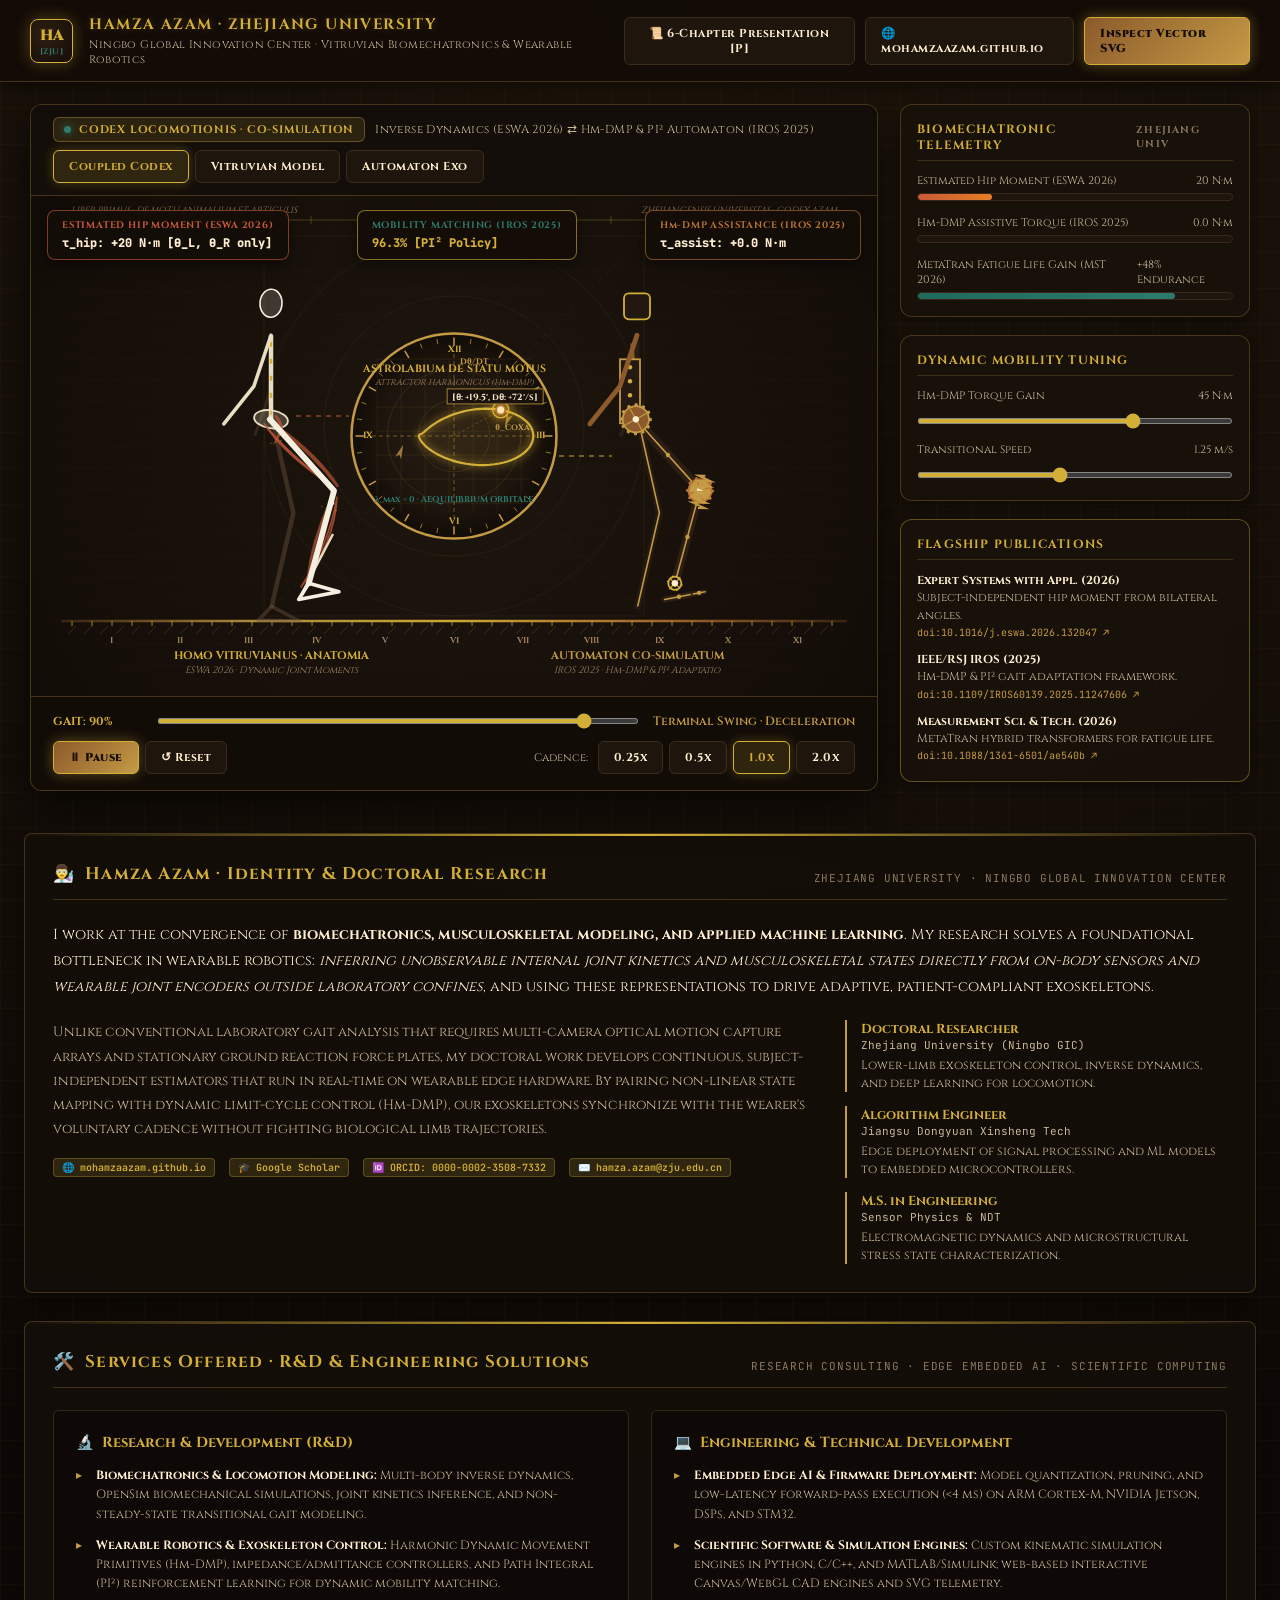
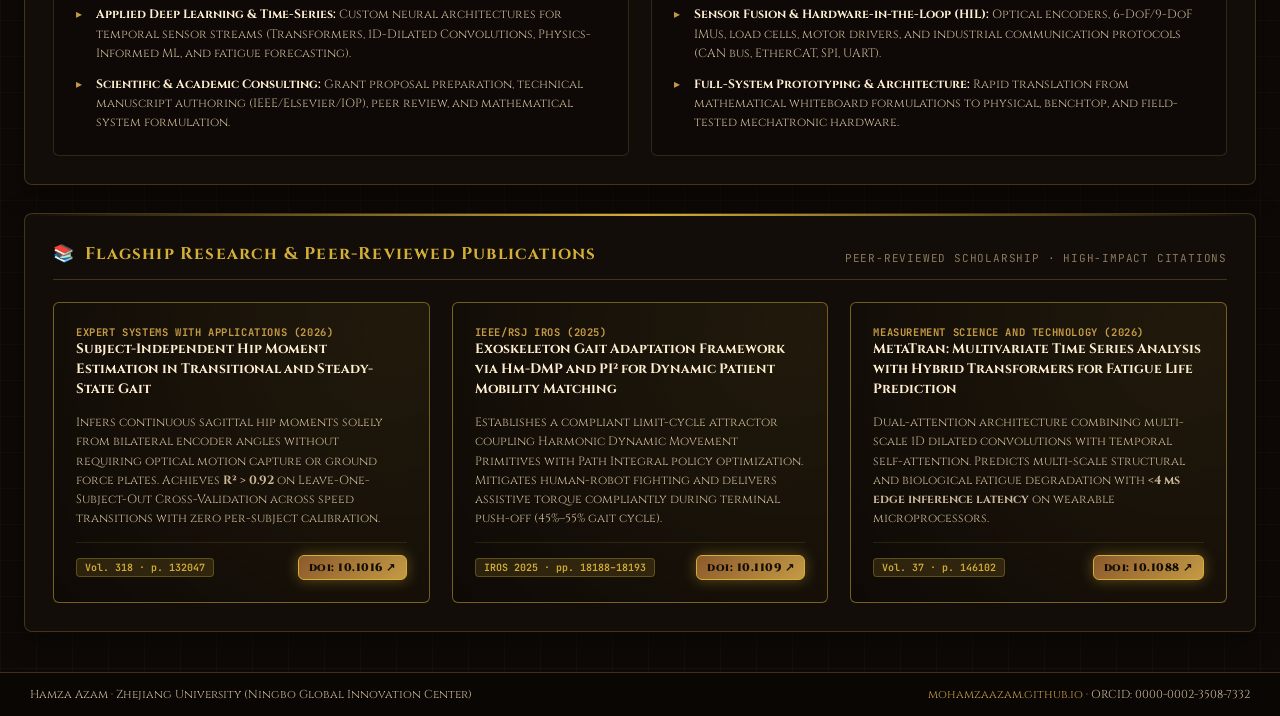
<file: index.html>
<!DOCTYPE html>
<html lang="en">
<head>
  <meta charset="UTF-8">
  <meta name="viewport" content="width=device-width, initial-scale=1.0">
  <title>Hamza Azam · Vitruvian Biomechatronics &amp; Renaissance Exoskeleton Automaton | Zhejiang University</title>
  <meta name="description" content="Codex Locomotionis: Vitruvian Musculoskeletal Modeling, Subject-Independent Hip Moment Estimation (ESWA 2026), and Hm-DMP Exoskeleton Automaton Control (IROS 2025).">
  <link rel="stylesheet" href="src/css/kinematic-art.css">
</head>
<body>

  <!-- Top Renaissance Headerplate -->
  <header>
    <div class="brand">
      <div class="brand-cad-badge">
        HA
        <span>[ZJU]</span>
      </div>
      <div class="brand-text">
        <h1>HAMZA AZAM · ZHEJIANG UNIVERSITY</h1>
        <p>Ningbo Global Innovation Center · Vitruvian Biomechatronics &amp; Wearable Robotics</p>
      </div>
    </div>
    <div class="header-actions">
      <button class="btn" id="btn-slide-deck" title="Open Presentation Deck [P]">
        <span>📜 6-Chapter Presentation [P]</span>
      </button>
      <a href="https://mohamzaazam.github.io" target="_blank" class="btn">
        <span>🌐 mohamzaazam.github.io</span>
      </a>
      <a href="./assets/algorithmic-locomotion.svg" target="_blank" class="btn primary">
        <span>Inspect Vector SVG</span>
      </a>
    </div>
  </header>

  <!-- Main Viewport Grid -->
  <main>
    <!-- Visualizer Card (Illuminated Manuscript) -->
    <div class="visualizer-card">
      <div class="vis-header">
        <div style="display: flex; align-items: center; gap: 10px;">
          <span class="status-badge"><span class="status-dot"></span> CODEX LOCOMOTIONIS · CO-SIMULATION</span>
          <span style="font-size: 11.5px; color: var(--parchment-muted); font-family: var(--font-serif); letter-spacing: 0.4px;">
            Inverse Dynamics (ESWA 2026) ⇄ Hm-DMP &amp; PI² Automaton (IROS 2025)
          </span>
        </div>
        <div class="btn-group">
          <button class="btn active" id="mode-both">Coupled Codex</button>
          <button class="btn" id="mode-bio">Vitruvian Model</button>
          <button class="btn" id="mode-exo">Automaton Exo</button>
        </div>
      </div>

      <!-- Canvas Viewport -->
      <div class="canvas-container">
        <canvas id="simCanvas" width="920" height="500"></canvas>
        <div class="canvas-hud">
          <div class="hud-box bio">
            <div class="hud-label" style="color: #c85a3a;">ESTIMATED HIP MOMENT (ESWA 2026)</div>
            <div class="hud-val" id="hud-bio-val" style="color: #ffeed0;">τ_hip: +78 N·m [θ_L, θ_R only]</div>
          </div>
          <div class="hud-box meta">
            <div class="hud-label" style="color: #2d7a6e;">MOBILITY MATCHING (IROS 2025)</div>
            <div class="hud-val" id="hud-meta-val" style="color: #d4af37;">98.4% [PI² Policy]</div>
          </div>
          <div class="hud-box exo">
            <div class="hud-label" style="color: #b87333;">Hm-DMP ASSISTANCE (IROS 2025)</div>
            <div class="hud-val" id="hud-exo-val" style="color: #ffeed0;">τ_assist: +42 N·m</div>
          </div>
        </div>
      </div>

      <!-- Interactive Controls Panel -->
      <div class="controls-panel">
        <div class="scrubber-row">
          <span style="font-family: var(--font-serif); font-weight: 700; font-size: 11.5px; width: 90px; color: var(--gold-primary);" id="gait-phase-label">GAIT: 0%</span>
          <input type="range" id="gait-slider" class="scrubber-slider" min="0" max="100" value="0" step="0.5">
          <span style="font-family: var(--font-serif); font-size: 12px; color: var(--gold-accent); font-weight: 600;" id="gait-event-label">Heel Strike · Initial Contact</span>
        </div>

        <div class="control-buttons-row">
          <div class="btn-group">
            <button class="btn primary" id="btn-play-pause">⏸ Pause</button>
            <button class="btn" id="btn-reset">↺ Reset</button>
          </div>

          <div class="btn-group">
            <span style="font-size: 11px; color: var(--parchment-muted); font-family: var(--font-serif); margin-right: 4px;">Cadence:</span>
            <button class="btn" id="spd-025">0.25x</button>
            <button class="btn" id="spd-05">0.5x</button>
            <button class="btn active" id="spd-1">1.0x</button>
            <button class="btn" id="spd-2">2.0x</button>
          </div>
        </div>
      </div>
    </div>

    <!-- Sidebar Telemetry & Publications -->
    <div class="sidebar">
      <div class="card">
        <div class="card-title">
          <span>Biomechatronic Telemetry</span>
          <span style="font-size: 10px; color: var(--parchment-dim);">Zhejiang Univ</span>
        </div>

        <div class="telemetry-item">
          <div class="telemetry-label">
            <span>Estimated Hip Moment (ESWA 2026)</span>
            <span id="tel-bio-force">78 N·m</span>
          </div>
          <div class="bar-bg"><div class="bar-fill bar-bio" id="bar-bio" style="width: 78%;"></div></div>
        </div>

        <div class="telemetry-item">
          <div class="telemetry-label">
            <span>Hm-DMP Assistive Torque (IROS 2025)</span>
            <span id="tel-exo-torque">42.0 N·m</span>
          </div>
          <div class="bar-bg"><div class="bar-fill bar-exo" id="bar-exo" style="width: 70%;"></div></div>
        </div>

        <div class="telemetry-item">
          <div class="telemetry-label">
            <span>MetaTran Fatigue Life Gain (MST 2026)</span>
            <span id="tel-meta-rate">+48% Endurance</span>
          </div>
          <div class="bar-bg"><div class="bar-fill bar-meta" id="bar-meta" style="width: 82%;"></div></div>
        </div>
      </div>

      <div class="card">
        <div class="card-title">Dynamic Mobility Tuning</div>
        <div class="slider-group">
          <div class="slider-item">
            <label>
              <span>Hm-DMP Torque Gain</span>
              <span id="val-torque-gain">45 N·m</span>
            </label>
            <input type="range" id="input-torque-gain" class="scrubber-slider" min="0" max="65" value="45" style="width: 100%;">
          </div>

          <div class="slider-item">
            <label>
              <span>Transitional Speed</span>
              <span id="val-walk-speed">1.25 m/s</span>
            </label>
            <input type="range" id="input-walk-speed" class="scrubber-slider" min="0.8" max="1.8" value="1.25" step="0.05" style="width: 100%;">
          </div>
        </div>
      </div>

      <div class="card" style="border-color: rgba(212, 175, 55, 0.4);">
        <div class="card-title" style="color: var(--gold-primary);">Flagship Publications</div>
        <div style="font-size: 11.5px; line-height: 1.5; color: var(--parchment-muted); display: flex; flex-direction: column; gap: 10px;">
          <div>
            <strong style="color: var(--parchment-light);">Expert Systems with Appl. (2026)</strong><br>
            <span>Subject-independent hip moment from bilateral angles.</span><br>
            <a href="https://doi.org/10.1016/j.eswa.2026.132047" target="_blank" style="color: var(--gold-accent); text-decoration: none; font-family: var(--font-mono); font-size: 10px;">doi:10.1016/j.eswa.2026.132047 ↗</a>
          </div>
          <div>
            <strong style="color: var(--parchment-light);">IEEE/RSJ IROS (2025)</strong><br>
            <span>Hm-DMP &amp; PI² gait adaptation framework.</span><br>
            <a href="https://doi.org/10.1109/IROS60139.2025.11247606" target="_blank" style="color: var(--gold-accent); text-decoration: none; font-family: var(--font-mono); font-size: 10px;">doi:10.1109/IROS60139.2025.11247606 ↗</a>
          </div>
          <div>
            <strong style="color: var(--parchment-light);">Measurement Sci. &amp; Tech. (2026)</strong><br>
            <span>MetaTran hybrid transformers for fatigue life.</span><br>
            <a href="https://doi.org/10.1088/1361-6501/ae540b" target="_blank" style="color: var(--gold-accent); text-decoration: none; font-family: var(--font-mono); font-size: 10px;">doi:10.1088/1361-6501/ae540b ↗</a>
          </div>
        </div>
      </div>
    </div>
  </main>

  <!-- ================= Comprehensive Portfolio & Services Dossier ================= -->
  <div class="portfolio-container">
    
    <!-- 1. Biography & Identity -->
    <section class="portfolio-card" id="about">
      <div class="section-header">
        <h2><span>👨‍🔬</span> Hamza Azam · Identity &amp; Doctoral Research</h2>
        <span class="section-tag">ZHEJIANG UNIVERSITY · NINGBO GLOBAL INNOVATION CENTER</span>
      </div>
      <div class="bio-lead">
        I work at the convergence of <strong>biomechatronics, musculoskeletal modeling, and applied machine learning</strong>. My research solves a foundational bottleneck in wearable robotics: <em>inferring unobservable internal joint kinetics and musculoskeletal states directly from on-body sensors and wearable joint encoders outside laboratory confines</em>, and using these representations to drive adaptive, patient-compliant exoskeletons.
      </div>
      <div class="bio-grid">
        <div>
          <p style="font-size: 13.5px; line-height: 1.8; color: var(--parchment-muted); margin-bottom: 16px;">
            Unlike conventional laboratory gait analysis that requires multi-camera optical motion capture arrays and stationary ground reaction force plates, my doctoral work develops continuous, subject-independent estimators that run in real-time on wearable edge hardware. By pairing non-linear state mapping with dynamic limit-cycle control (Hm-DMP), our exoskeletons synchronize with the wearer's voluntary cadence without fighting biological limb trajectories.
          </p>
          <div class="contact-bar">
            <a href="https://mohamzaazam.github.io" target="_blank" class="badge-tag" style="text-decoration: none;">🌐 mohamzaazam.github.io</a>
            <a href="https://scholar.google.com/citations?user=laEDQTkAAAAJ&hl=en" target="_blank" class="badge-tag" style="text-decoration: none;">🎓 Google Scholar</a>
            <a href="https://orcid.org/0000-0002-3508-7332" target="_blank" class="badge-tag" style="text-decoration: none;">🆔 ORCID: 0000-0002-3508-7332</a>
            <a href="mailto:hamza.azam@zju.edu.cn" class="badge-tag" style="text-decoration: none;">✉️ hamza.azam@zju.edu.cn</a>
          </div>
        </div>
        <div>
          <ul class="trajectory-list">
            <li class="trajectory-item">
              <div class="trajectory-role">Doctoral Researcher</div>
              <div class="trajectory-org">Zhejiang University (Ningbo GIC)</div>
              <div class="trajectory-desc">Lower-limb exoskeleton control, inverse dynamics, and deep learning for locomotion.</div>
            </li>
            <li class="trajectory-item">
              <div class="trajectory-role">Algorithm Engineer</div>
              <div class="trajectory-org">Jiangsu Dongyuan Xinsheng Tech</div>
              <div class="trajectory-desc">Edge deployment of signal processing and ML models to embedded microcontrollers.</div>
            </li>
            <li class="trajectory-item">
              <div class="trajectory-role">M.S. in Engineering</div>
              <div class="trajectory-org">Sensor Physics &amp; NDT</div>
              <div class="trajectory-desc">Electromagnetic dynamics and microstructural stress state characterization.</div>
            </li>
          </ul>
        </div>
      </div>
    </section>

    <!-- 2. Services Offered: Research & Development + Other Development -->
    <section class="portfolio-card" id="services">
      <div class="section-header">
        <h2><span>🛠️</span> Services Offered · R&amp;D &amp; Engineering Solutions</h2>
        <span class="section-tag">RESEARCH CONSULTING · EDGE EMBEDDED AI · SCIENTIFIC COMPUTING</span>
      </div>
      <div class="services-grid">
        <!-- R&D Column -->
        <div class="service-box">
          <h3><span>🔬</span> Research &amp; Development (R&amp;D)</h3>
          <ul class="service-list">
            <li>
              <strong>Biomechatronics &amp; Locomotion Modeling:</strong> Multi-body inverse dynamics, OpenSim biomechanical simulations, joint kinetics inference, and non-steady-state transitional gait modeling.
            </li>
            <li>
              <strong>Wearable Robotics &amp; Exoskeleton Control:</strong> Harmonic Dynamic Movement Primitives (Hm-DMP), impedance/admittance controllers, and Path Integral (PI²) reinforcement learning for dynamic mobility matching.
            </li>
            <li>
              <strong>Applied Deep Learning &amp; Time-Series:</strong> Custom neural architectures for temporal sensor streams (Transformers, 1D-Dilated Convolutions, Physics-Informed ML, and fatigue forecasting).
            </li>
            <li>
              <strong>Scientific &amp; Academic Consulting:</strong> Grant proposal preparation, technical manuscript authoring (IEEE/Elsevier/IOP), peer review, and mathematical system formulation.
            </li>
          </ul>
        </div>

        <!-- Other Development Column -->
        <div class="service-box">
          <h3><span>💻</span> Engineering &amp; Technical Development</h3>
          <ul class="service-list">
            <li>
              <strong>Embedded Edge AI &amp; Firmware Deployment:</strong> Model quantization, pruning, and low-latency forward-pass execution (&lt;4 ms) on ARM Cortex-M, NVIDIA Jetson, DSPs, and STM32.
            </li>
            <li>
              <strong>Scientific Software &amp; Simulation Engines:</strong> Custom kinematic simulation engines in Python, C/C++, and MATLAB/Simulink; web-based interactive Canvas/WebGL CAD engines and SVG telemetry.
            </li>
            <li>
              <strong>Sensor Fusion &amp; Hardware-in-the-Loop (HIL):</strong> Optical encoders, 6-DoF/9-DoF IMUs, load cells, motor drivers, and industrial communication protocols (CAN bus, EtherCAT, SPI, UART).
            </li>
            <li>
              <strong>Full-System Prototyping &amp; Architecture:</strong> Rapid translation from mathematical whiteboard formulations to physical, benchtop, and field-tested mechatronic hardware.
            </li>
          </ul>
        </div>
      </div>
    </section>

    <!-- 3. Research Highlights & Flagship Publications -->
    <section class="portfolio-card" id="publications">
      <div class="section-header">
        <h2><span>📚</span> Flagship Research &amp; Peer-Reviewed Publications</h2>
        <span class="section-tag">PEER-REVIEWED SCHOLARSHIP · HIGH-IMPACT CITATIONS</span>
      </div>
      <div class="publications-grid">
        <!-- Paper 1: ESWA 2026 -->
        <div class="pub-card highlight">
          <div>
            <div class="pub-venue">Expert Systems with Applications (2026)</div>
            <div class="pub-title">Subject-Independent Hip Moment Estimation in Transitional and Steady-State Gait</div>
          </div>
          <div class="pub-desc">
            Infers continuous sagittal hip moments solely from bilateral encoder angles without requiring optical motion capture or ground force plates. Achieves <strong>R² &gt; 0.92</strong> on Leave-One-Subject-Out Cross-Validation across speed transitions with zero per-subject calibration.
          </div>
          <div class="pub-footer">
            <span class="badge-tag">Vol. 318 · p. 132047</span>
            <a href="https://doi.org/10.1016/j.eswa.2026.132047" target="_blank" class="btn primary" style="padding: 4px 10px; font-size: 11px; text-decoration: none;">
              doi: 10.1016 ↗
            </a>
          </div>
        </div>

        <!-- Paper 2: IROS 2025 -->
        <div class="pub-card highlight">
          <div>
            <div class="pub-venue">IEEE/RSJ IROS (2025)</div>
            <div class="pub-title">Exoskeleton Gait Adaptation Framework via Hm-DMP and PI² for Dynamic Patient Mobility Matching</div>
          </div>
          <div class="pub-desc">
            Establishes a compliant limit-cycle attractor coupling Harmonic Dynamic Movement Primitives with Path Integral policy optimization. Mitigates human-robot fighting and delivers assistive torque compliantly during terminal push-off (45%–55% gait cycle).
          </div>
          <div class="pub-footer">
            <span class="badge-tag">IROS 2025 · pp. 18188–18193</span>
            <a href="https://doi.org/10.1109/IROS60139.2025.11247606" target="_blank" class="btn primary" style="padding: 4px 10px; font-size: 11px; text-decoration: none;">
              doi: 10.1109 ↗
            </a>
          </div>
        </div>

        <!-- Paper 3: MST 2026 -->
        <div class="pub-card highlight">
          <div>
            <div class="pub-venue">Measurement Science and Technology (2026)</div>
            <div class="pub-title">MetaTran: Multivariate Time Series Analysis with Hybrid Transformers for Fatigue Life Prediction</div>
          </div>
          <div class="pub-desc">
            Dual-attention architecture combining multi-scale 1D dilated convolutions with temporal self-attention. Predicts multi-scale structural and biological fatigue degradation with <strong>&lt;4 ms edge inference latency</strong> on wearable microprocessors.
          </div>
          <div class="pub-footer">
            <span class="badge-tag">Vol. 37 · p. 146102</span>
            <a href="https://doi.org/10.1088/1361-6501/ae540b" target="_blank" class="btn primary" style="padding: 4px 10px; font-size: 11px; text-decoration: none;">
              doi: 10.1088 ↗
            </a>
          </div>
        </div>
      </div>
    </section>

  </div>

  <!-- 6-Chapter Presentation Slide Deck Modal -->
  <div class="slide-modal" id="slide-modal">
    <div class="slide-content">
      <div class="slide-num" id="slide-number">CHAPTER 01 / 06</div>
      <div class="slide-body" id="slide-body"></div>
      <div class="slide-footer">
        <button class="btn" id="btn-prev-slide">◀ Previous</button>
        <div style="font-family: var(--font-serif); font-size: 11.5px; color: var(--parchment-dim);">
          Navigate with [Arrow Keys] · Exit with [Esc]
        </div>
        <div style="display: flex; gap: 8px;">
          <button class="btn primary" id="btn-next-slide">Next ▶</button>
          <button class="btn" id="btn-close-slide">✕ Close</button>
        </div>
      </div>
    </div>
  </div>

  <!-- Footer -->
  <footer>
    <div>Hamza Azam · Zhejiang University (Ningbo Global Innovation Center)</div>
    <div>
      <a href="https://mohamzaazam.github.io" target="_blank" style="color: var(--gold-accent); text-decoration: none;">mohamzaazam.github.io</a> · 
      ORCID: <a href="https://orcid.org/0000-0002-3508-7332" target="_blank" style="color: var(--parchment-muted); text-decoration: none;">0000-0002-3508-7332</a>
    </div>
  </footer>

  <!-- Modular Scripts -->
  <script src="src/js/kinematics.js"></script>
  <script src="src/js/state-space.js"></script>
  <script src="src/js/renderer.js"></script>
  <script src="src/js/main.js"></script>
</body>
</html>
</file>
<file: src/css/kinematic-art.css>
@import url('https://fonts.googleapis.com/css2?family=Cinzel:wght@500;700;900&family=JetBrains+Mono:wght@400;600;700&display=swap');

:root {
  --bg-primary: #0e0906;
  --bg-secondary: #150f0a;
  --panel-bg: rgba(24, 17, 11, 0.94);
  --border-color: rgba(196, 154, 69, 0.28);
  --border-bright: rgba(212, 175, 55, 0.6);
  
  --gold-primary: #d4af37;
  --gold-accent: #c49a45;
  --copper-accent: #b87333;
  --terracotta-sanguine: #c85a3a;
  --iron-gall: #2a1f16;
  --patina-green: #2d7a6e;
  
  --parchment-light: #ffeed0;
  --parchment-muted: #cbb898;
  --parchment-dim: #8c785e;
  
  --font-serif: 'Cinzel', 'Palatino Linotype', 'Book Antiqua', Georgia, serif;
  --font-mono: 'JetBrains Mono', 'Fira Code', 'SF Mono', Consolas, monospace;
}

* {
  box-sizing: border-box;
  margin: 0;
  padding: 0;
}

body {
  font-family: var(--font-serif);
  background-color: var(--bg-primary);
  background-image: 
    radial-gradient(circle at 50% 0%, rgba(196, 154, 69, 0.1) 0%, transparent 65%),
    linear-gradient(rgba(196, 154, 69, 0.03) 1px, transparent 1px),
    linear-gradient(90deg, rgba(196, 154, 69, 0.03) 1px, transparent 1px);
  background-size: 100% 100%, 36px 36px, 36px 36px;
  color: var(--parchment-light);
  overflow-x: hidden;
  min-height: 100vh;
  display: flex;
  flex-direction: column;
}

/* Header Bar (Renaissance Manuscript Titleplate) */
header {
  background: rgba(18, 12, 7, 0.96);
  backdrop-filter: blur(16px);
  border-bottom: 1px solid var(--border-color);
  padding: 14px 30px;
  display: flex;
  justify-content: space-between;
  align-items: center;
  position: sticky;
  top: 0;
  z-index: 100;
  box-shadow: 0 4px 20px rgba(0, 0, 0, 0.6);
}

.brand {
  display: flex;
  align-items: center;
  gap: 16px;
}

.brand-cad-badge {
  width: 44px;
  height: 44px;
  border-radius: 8px;
  background: radial-gradient(circle at 35% 35%, #2d1e12, #150d08);
  border: 1.5px solid var(--gold-primary);
  display: flex;
  flex-direction: column;
  align-items: center;
  justify-content: center;
  font-family: var(--font-serif);
  font-weight: 900;
  font-size: 15px;
  color: var(--gold-primary);
  box-shadow: 0 0 16px rgba(212, 175, 55, 0.35);
}
.brand-cad-badge span {
  font-size: 8px;
  color: var(--patina-green);
  letter-spacing: 0.6px;
  font-weight: 700;
}

.brand-text h1 {
  font-size: 15px;
  letter-spacing: 1.4px;
  font-weight: 700;
  color: var(--gold-primary);
  text-shadow: 0 0 10px rgba(212, 175, 55, 0.3);
}

.brand-text p {
  font-size: 11px;
  color: var(--parchment-muted);
  letter-spacing: 0.4px;
  font-family: var(--font-serif);
  margin-top: 2px;
}

.header-actions {
  display: flex;
  gap: 10px;
}

/* Antique Leather & Brass Buttons */
.btn {
  background: #1e150d;
  color: var(--parchment-light);
  border: 1px solid #3d2c1c;
  padding: 8px 15px;
  border-radius: 6px;
  font-size: 11.5px;
  font-weight: 700;
  font-family: var(--font-serif);
  letter-spacing: 0.5px;
  cursor: pointer;
  display: flex;
  align-items: center;
  gap: 6px;
  transition: all 0.2s ease;
  text-decoration: none;
}
.btn:hover {
  background: #2b1e13;
  border-color: var(--border-bright);
  box-shadow: 0 0 10px rgba(196, 154, 69, 0.25);
}
.btn.primary {
  background: linear-gradient(135deg, #8c5a2b, #c49a45);
  border: 1px solid var(--gold-primary);
  color: #140d07;
  font-weight: 900;
  box-shadow: 0 0 14px rgba(212, 175, 55, 0.4);
}
.btn.primary:hover {
  box-shadow: 0 0 22px rgba(212, 175, 55, 0.7);
}
.btn.active {
  border-color: var(--gold-primary);
  color: var(--gold-primary);
  background: rgba(212, 175, 55, 0.15);
  box-shadow: 0 0 12px rgba(212, 175, 55, 0.3);
}

/* Main Grid Layout */
main {
  display: grid;
  grid-template-columns: 1fr 350px;
  gap: 22px;
  padding: 22px 30px;
  flex: 1;
}

@media (max-width: 1100px) {
  main {
    grid-template-columns: 1fr;
  }
}

/* Visualizer Card (Illuminated Manuscript Panel) */
.visualizer-card {
  background: var(--panel-bg);
  backdrop-filter: blur(14px);
  border: 1.5px solid var(--border-color);
  border-radius: 12px;
  overflow: hidden;
  display: flex;
  flex-direction: column;
  box-shadow: 0 14px 44px rgba(0, 0, 0, 0.75);
}

.vis-header {
  padding: 12px 22px;
  border-bottom: 1px solid var(--border-color);
  display: flex;
  justify-content: space-between;
  align-items: center;
  background: rgba(20, 14, 9, 0.95);
  flex-wrap: wrap;
  gap: 8px;
}

.status-badge {
  display: inline-flex;
  align-items: center;
  gap: 8px;
  font-size: 11px;
  font-family: var(--font-serif);
  font-weight: 700;
  letter-spacing: 0.8px;
  padding: 4px 10px;
  border-radius: 6px;
  background: rgba(196, 154, 69, 0.14);
  border: 1px solid rgba(196, 154, 69, 0.4);
  color: var(--gold-primary);
}

.status-dot {
  width: 7px;
  height: 7px;
  border-radius: 50%;
  background: var(--patina-green);
  box-shadow: 0 0 8px var(--patina-green);
  animation: pulse 1.6s infinite;
}

@keyframes pulse {
  0%, 100% { opacity: 1; transform: scale(1); }
  50% { opacity: 0.35; transform: scale(0.75); }
}

/* Canvas Viewport */
.canvas-container {
  position: relative;
  width: 100%;
  height: 500px;
  background: radial-gradient(circle at center, #1b130c 0%, #0c0805 100%);
  display: flex;
  justify-content: center;
  align-items: center;
  overflow: hidden;
}

canvas {
  display: block;
  width: 100%;
  height: 100%;
}

/* Renaissance HUD Cartouche Overlays */
.canvas-hud {
  position: absolute;
  top: 14px;
  left: 16px;
  right: 16px;
  display: flex;
  justify-content: space-between;
  pointer-events: none;
  gap: 12px;
}

.hud-box {
  background: rgba(20, 14, 8, 0.92);
  border: 1.2px solid var(--border-color);
  border-radius: 8px;
  padding: 8px 14px;
  font-family: var(--font-mono);
  font-size: 11px;
  backdrop-filter: blur(10px);
  box-shadow: 0 4px 16px rgba(0, 0, 0, 0.5);
}
.hud-box.bio { border-color: rgba(200, 90, 58, 0.6); }
.hud-box.meta { border-color: rgba(212, 175, 55, 0.6); }
.hud-box.exo { border-color: rgba(184, 115, 51, 0.6); }

.hud-label {
  font-size: 9.5px;
  font-weight: 700;
  letter-spacing: 0.8px;
  font-family: var(--font-serif);
}
.hud-val {
  font-weight: 800;
  font-size: 12px;
  margin-top: 3px;
  color: var(--parchment-light);
}

/* Bottom Controls Bar */
.controls-panel {
  padding: 16px 22px;
  border-top: 1px solid var(--border-color);
  background: rgba(18, 12, 8, 0.97);
  display: flex;
  flex-direction: column;
  gap: 12px;
}

.scrubber-row {
  display: flex;
  align-items: center;
  gap: 14px;
}

.scrubber-slider {
  flex: 1;
  accent-color: var(--gold-primary);
  height: 6px;
  cursor: pointer;
  background: #2a1e14;
  border-radius: 3px;
}

.control-buttons-row {
  display: flex;
  justify-content: space-between;
  align-items: center;
  flex-wrap: wrap;
  gap: 10px;
}

.btn-group {
  display: flex;
  gap: 6px;
  align-items: center;
}

/* Sidebar Telemetry & Tuning Cards */
.sidebar {
  display: flex;
  flex-direction: column;
  gap: 18px;
}

.card {
  background: var(--panel-bg);
  backdrop-filter: blur(14px);
  border: 1.5px solid var(--border-color);
  border-radius: 12px;
  padding: 16px;
  box-shadow: 0 4px 22px rgba(0, 0, 0, 0.5);
}

.card-title {
  font-size: 12px;
  font-weight: 700;
  font-family: var(--font-serif);
  letter-spacing: 1.2px;
  text-transform: uppercase;
  color: var(--gold-primary);
  margin-bottom: 12px;
  display: flex;
  justify-content: space-between;
  align-items: center;
  border-bottom: 1px solid rgba(196, 154, 69, 0.22);
  padding-bottom: 7px;
}

.telemetry-item {
  margin-bottom: 14px;
}
.telemetry-item:last-child { margin-bottom: 0; }

.telemetry-label {
  font-size: 11px;
  color: var(--parchment-muted);
  display: flex;
  justify-content: space-between;
  margin-bottom: 5px;
  font-family: var(--font-serif);
}

.bar-bg {
  height: 8px;
  background: #1e150e;
  border: 1px solid #38271a;
  border-radius: 4px;
  overflow: hidden;
}

.bar-fill {
  height: 100%;
  border-radius: 3px;
  transition: width 0.1s linear;
}
.bar-bio { background: linear-gradient(90deg, #c85a3a, #e67e22); }
.bar-exo { background: linear-gradient(90deg, #b87333, #d4af37); }
.bar-meta { background: linear-gradient(90deg, #1e6b5c, #2d7a6e); }

/* Interactive Tuning Sliders */
.slider-group {
  display: flex;
  flex-direction: column;
  gap: 12px;
}
.slider-item label {
  display: flex;
  justify-content: space-between;
  font-size: 11px;
  color: var(--parchment-muted);
  margin-bottom: 5px;
  font-family: var(--font-serif);
}

/* 6-Chapter Presentation Slide Deck Modal */
.slide-modal {
  display: none;
  position: fixed;
  top: 0; left: 0; width: 100%; height: 100%;
  background: rgba(12, 8, 5, 0.95);
  backdrop-filter: blur(20px);
  z-index: 200;
  justify-content: center;
  align-items: center;
  padding: 24px;
}
.slide-modal.active { display: flex; }

.slide-content {
  background: radial-gradient(circle at 35% 35%, #221810, #130d08);
  border: 2px solid var(--gold-primary);
  box-shadow: 0 0 60px rgba(212, 175, 55, 0.35);
  border-radius: 14px;
  width: 100%;
  max-width: 900px;
  min-height: 500px;
  padding: 36px;
  display: flex;
  flex-direction: column;
  justify-content: space-between;
  position: relative;
}

.slide-num {
  position: absolute;
  top: 24px;
  right: 32px;
  font-family: var(--font-serif);
  color: var(--gold-accent);
  font-size: 13px;
  font-weight: 700;
  letter-spacing: 1px;
}

.slide-body h2 {
  font-size: 23px;
  color: var(--gold-primary);
  margin-bottom: 8px;
  font-family: var(--font-serif);
  letter-spacing: 0.8px;
}

.slide-body h3 {
  font-size: 14px;
  color: var(--parchment-muted);
  margin-bottom: 22px;
  font-weight: 600;
  font-family: var(--font-serif);
  letter-spacing: 0.4px;
}

.slide-body ul {
  list-style-type: none;
  display: flex;
  flex-direction: column;
  gap: 13px;
}

.slide-body li {
  position: relative;
  padding-left: 26px;
  font-size: 14px;
  line-height: 1.6;
  color: var(--parchment-light);
}
.slide-body li::before {
  content: "✦";
  position: absolute;
  left: 0;
  color: var(--gold-primary);
  font-weight: bold;
}

.slide-footer {
  display: flex;
  justify-content: space-between;
  align-items: center;
  padding-top: 18px;
  border-top: 1px solid var(--border-color);
}

/* Footer */
footer {
  background: #0a0604;
  border-top: 1px solid var(--border-color);
  padding: 14px 30px;
  font-size: 11.5px;
  font-family: var(--font-serif);
  color: var(--parchment-muted);
  display: flex;
  justify-content: space-between;
  align-items: center;
  flex-wrap: wrap;
  gap: 10px;
}

/* ================= Profile, Services & Research Portfolio Sections ================= */
.portfolio-container {
  max-width: 1400px;
  width: 100%;
  margin: 0 auto;
  padding: 20px 24px 40px;
  display: flex;
  flex-direction: column;
  gap: 28px;
}

.portfolio-card {
  background: rgba(20, 14, 9, 0.94);
  backdrop-filter: blur(12px);
  border: 1px solid var(--border-color);
  border-radius: 8px;
  padding: 28px;
  box-shadow: 0 6px 24px rgba(0, 0, 0, 0.5);
  position: relative;
  overflow: hidden;
}

.portfolio-card::before {
  content: "";
  position: absolute;
  top: 0;
  left: 0;
  width: 100%;
  height: 2px;
  background: linear-gradient(90deg, transparent, var(--gold-primary), transparent);
}

.section-header {
  display: flex;
  justify-content: space-between;
  align-items: flex-end;
  border-bottom: 1px solid var(--border-color);
  padding-bottom: 14px;
  margin-bottom: 22px;
  flex-wrap: wrap;
  gap: 12px;
}

.section-header h2 {
  font-size: 17px;
  color: var(--gold-primary);
  letter-spacing: 1.2px;
  font-weight: 700;
  display: flex;
  align-items: center;
  gap: 10px;
}

.section-header .section-tag {
  font-family: var(--font-mono);
  font-size: 11px;
  color: var(--parchment-dim);
  letter-spacing: 0.8px;
}

.bio-lead {
  font-size: 14.5px;
  line-height: 1.8;
  color: var(--parchment-light);
  margin-bottom: 20px;
}

.bio-grid {
  display: grid;
  grid-template-columns: 2fr 1fr;
  gap: 28px;
}

@media (max-width: 992px) {
  .bio-grid {
    grid-template-columns: 1fr;
  }
}

.trajectory-list {
  list-style: none;
  display: flex;
  flex-direction: column;
  gap: 14px;
}

.trajectory-item {
  border-left: 2px solid var(--gold-accent);
  padding-left: 14px;
}

.trajectory-role {
  font-size: 13px;
  font-weight: 700;
  color: var(--gold-primary);
}

.trajectory-org {
  font-family: var(--font-mono);
  font-size: 11px;
  color: var(--parchment-muted);
  margin-bottom: 4px;
}

.trajectory-desc {
  font-size: 12px;
  line-height: 1.5;
  color: var(--parchment-muted);
}

.services-grid {
  display: grid;
  grid-template-columns: repeat(auto-fit, minmax(360px, 1fr));
  gap: 22px;
}

.service-box {
  background: rgba(14, 9, 6, 0.7);
  border: 1px solid rgba(196, 154, 69, 0.2);
  border-radius: 6px;
  padding: 22px;
  transition: transform 0.2s ease, border-color 0.2s ease;
}

.service-box:hover {
  border-color: var(--gold-accent);
  transform: translateY(-2px);
}

.service-box h3 {
  font-size: 14.5px;
  color: var(--gold-primary);
  margin-bottom: 14px;
  display: flex;
  align-items: center;
  gap: 8px;
}

.service-list {
  list-style: none;
  display: flex;
  flex-direction: column;
  gap: 12px;
}

.service-list li {
  position: relative;
  padding-left: 20px;
  font-size: 12px;
  line-height: 1.6;
  color: var(--parchment-muted);
}

.service-list li::before {
  content: "▸";
  position: absolute;
  left: 0;
  color: var(--gold-accent);
}

.service-list strong {
  color: var(--parchment-light);
}

.publications-grid {
  display: grid;
  grid-template-columns: repeat(auto-fit, minmax(340px, 1fr));
  gap: 22px;
}

.pub-card {
  background: rgba(14, 9, 6, 0.7);
  border: 1px solid rgba(196, 154, 69, 0.25);
  border-radius: 6px;
  padding: 22px;
  display: flex;
  flex-direction: column;
  justify-content: space-between;
  gap: 14px;
}

.pub-card.highlight {
  border-color: rgba(212, 175, 55, 0.5);
  background: radial-gradient(circle at 90% 10%, rgba(212, 175, 55, 0.08), rgba(14, 9, 6, 0.8));
}

.pub-venue {
  font-family: var(--font-mono);
  font-size: 10.5px;
  font-weight: 700;
  color: var(--gold-accent);
  letter-spacing: 0.6px;
  text-transform: uppercase;
}

.pub-title {
  font-size: 13.5px;
  color: var(--parchment-light);
  line-height: 1.5;
  font-weight: 700;
}

.pub-desc {
  font-size: 12px;
  line-height: 1.6;
  color: var(--parchment-muted);
  flex-grow: 1;
}

.pub-footer {
  display: flex;
  justify-content: space-between;
  align-items: center;
  padding-top: 12px;
  border-top: 1px solid rgba(196, 154, 69, 0.15);
}

.badge-tag {
  display: inline-block;
  padding: 2px 8px;
  border-radius: 4px;
  font-family: var(--font-mono);
  font-size: 10px;
  font-weight: 600;
  background: rgba(212, 175, 55, 0.15);
  color: var(--gold-primary);
  border: 1px solid rgba(212, 175, 55, 0.3);
}

.contact-bar {
  display: flex;
  flex-wrap: wrap;
  gap: 14px;
  align-items: center;
}
</file>
